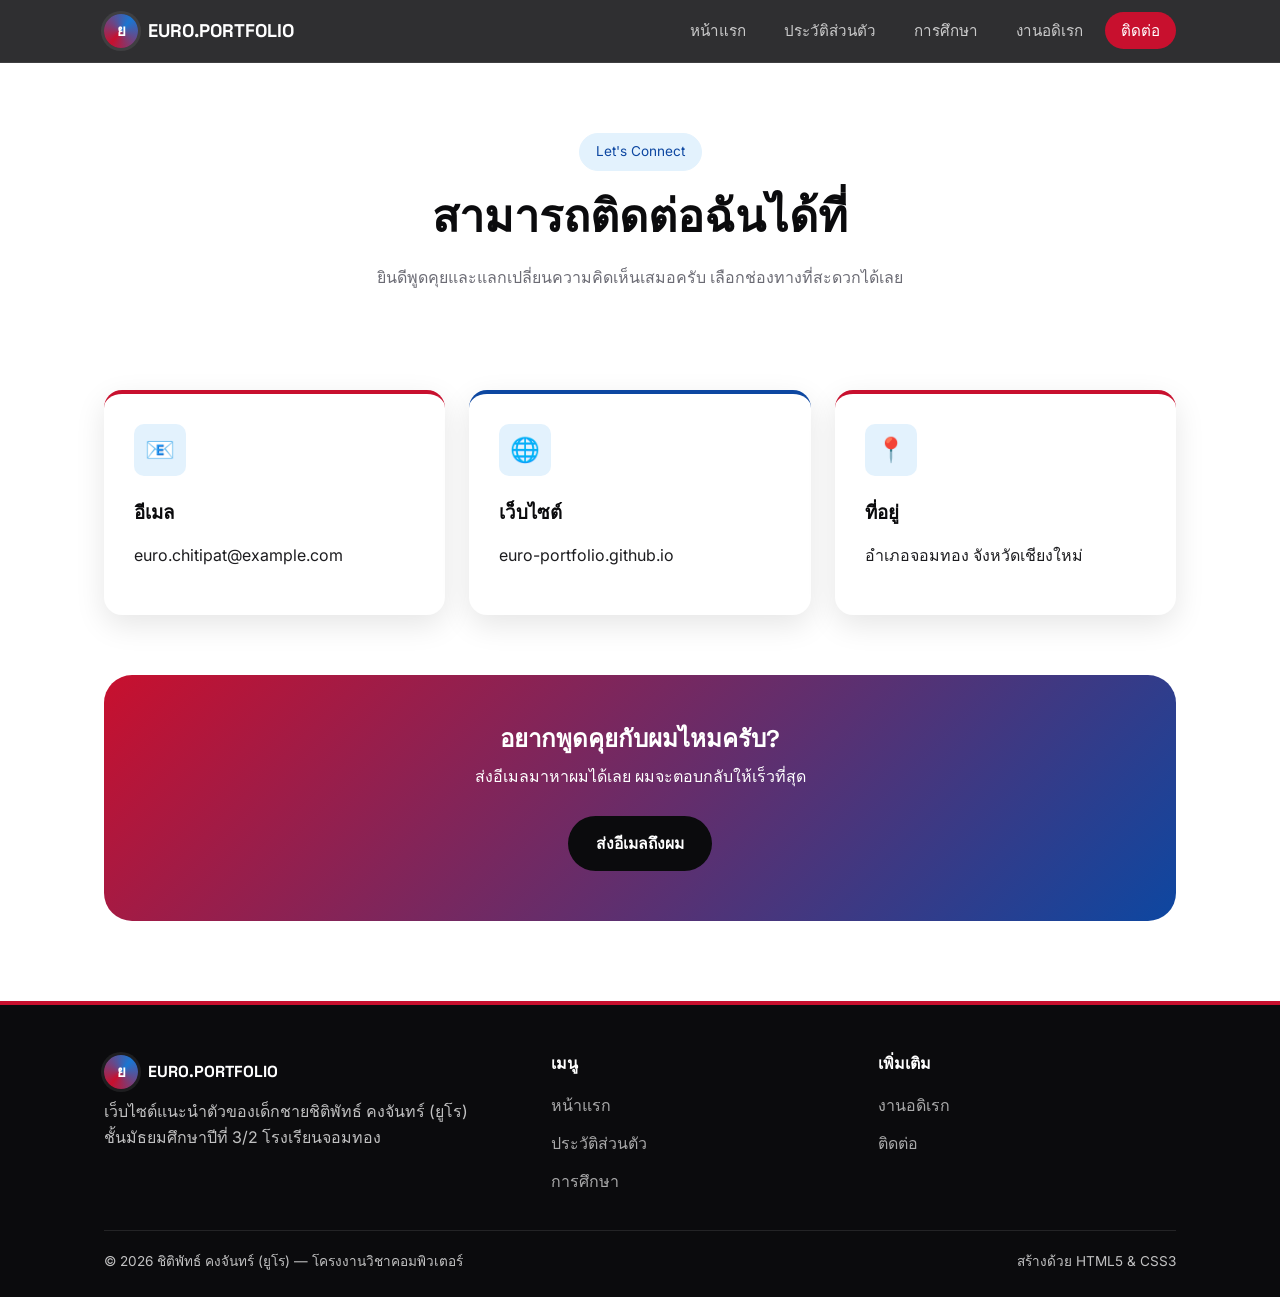
<file: contact.html>
<!DOCTYPE html>
<html lang="th">
<head>
<meta charset="UTF-8">
<meta name="viewport" content="width=device-width, initial-scale=1.0">
<title>ติดต่อ | ยูโร ชิติพัทธ์</title>
<link rel="preconnect" href="https://fonts.googleapis.com">
<link href="https://fonts.googleapis.com/css2?family=Space+Grotesk:wght@500;700&family=Inter:wght@400;500;600;700&display=swap" rel="stylesheet">
<link rel="stylesheet" href="style.css">
</head>
<body>

<header>
  <nav class="site-nav">
    <div class="nav-inner">
      <a href="index.html" class="brand">
        <span class="brand-badge">ย</span>
        EURO.PORTFOLIO
      </a>
      <ul class="nav-links">
        <li><a href="index.html">หน้าแรก</a></li>
        <li><a href="profile.html">ประวัติส่วนตัว</a></li>
        <li><a href="education.html">การศึกษา</a></li>
        <li><a href="hobby.html">งานอดิเรก</a></li>
        <li><a href="contact.html" class="active">ติดต่อ</a></li>
      </ul>
    </div>
  </nav>
</header>

<main>
  <section class="contact-hero container">
    <span class="eyebrow-pill" style="color:#0D47A1; background:#E3F2FD; border-color:#E3F2FD;">Let's Connect</span>
    <h1>สามารถติดต่อฉันได้ที่</h1>
    <p style="color:#6b6b74; max-width:56ch; margin:0 auto;">ยินดีพูดคุยและแลกเปลี่ยนความคิดเห็นเสมอครับ เลือกช่องทางที่สะดวกได้เลย</p>
  </section>

  <section class="section">
    <div class="container">
      <div class="grid grid-3">
        <div class="contact-card accent-red">
          <div class="card-icon">📧</div>
          <h3>อีเมล</h3>
          <p>euro.chitipat@example.com</p>
        </div>
        <div class="contact-card">
          <div class="card-icon">🌐</div>
          <h3>เว็บไซต์</h3>
          <p>euro-portfolio.github.io</p>
        </div>
        <div class="contact-card accent-red">
          <div class="card-icon">📍</div>
          <h3>ที่อยู่</h3>
          <p>อำเภอจอมทอง จังหวัดเชียงใหม่</p>
        </div>
      </div>

      <div class="cta-band">
        <h2>อยากพูดคุยกับผมไหมครับ?</h2>
        <p>ส่งอีเมลมาหาผมได้เลย ผมจะตอบกลับให้เร็วที่สุด</p>
        <a href="mailto:euro.chitipat@example.com" class="btn btn-dark">ส่งอีเมลถึงผม</a>
      </div>
    </div>
  </section>
</main>

<footer class="site-footer">
  <div class="container">
    <div class="footer-grid">
      <div>
        <div class="footer-brand"><span class="brand-badge">ย</span> EURO.PORTFOLIO</div>
        <p>เว็บไซต์แนะนำตัวของเด็กชายชิติพัทธ์ คงจันทร์ (ยูโร)<br>ชั้นมัธยมศึกษาปีที่ 3/2 โรงเรียนจอมทอง</p>
      </div>
      <div class="footer-links">
        <h4>เมนู</h4>
        <a href="index.html">หน้าแรก</a>
        <a href="profile.html">ประวัติส่วนตัว</a>
        <a href="education.html">การศึกษา</a>
      </div>
      <div class="footer-links">
        <h4>เพิ่มเติม</h4>
        <a href="hobby.html">งานอดิเรก</a>
        <a href="contact.html">ติดต่อ</a>
      </div>
    </div>
    <div class="footer-bottom">
      <span>© 2026 ชิติพัทธ์ คงจันทร์ (ยูโร) — โครงงานวิชาคอมพิวเตอร์</span>
      <span>สร้างด้วย HTML5 &amp; CSS3</span>
    </div>
  </div>
</footer>

</body>
</html>
</file>
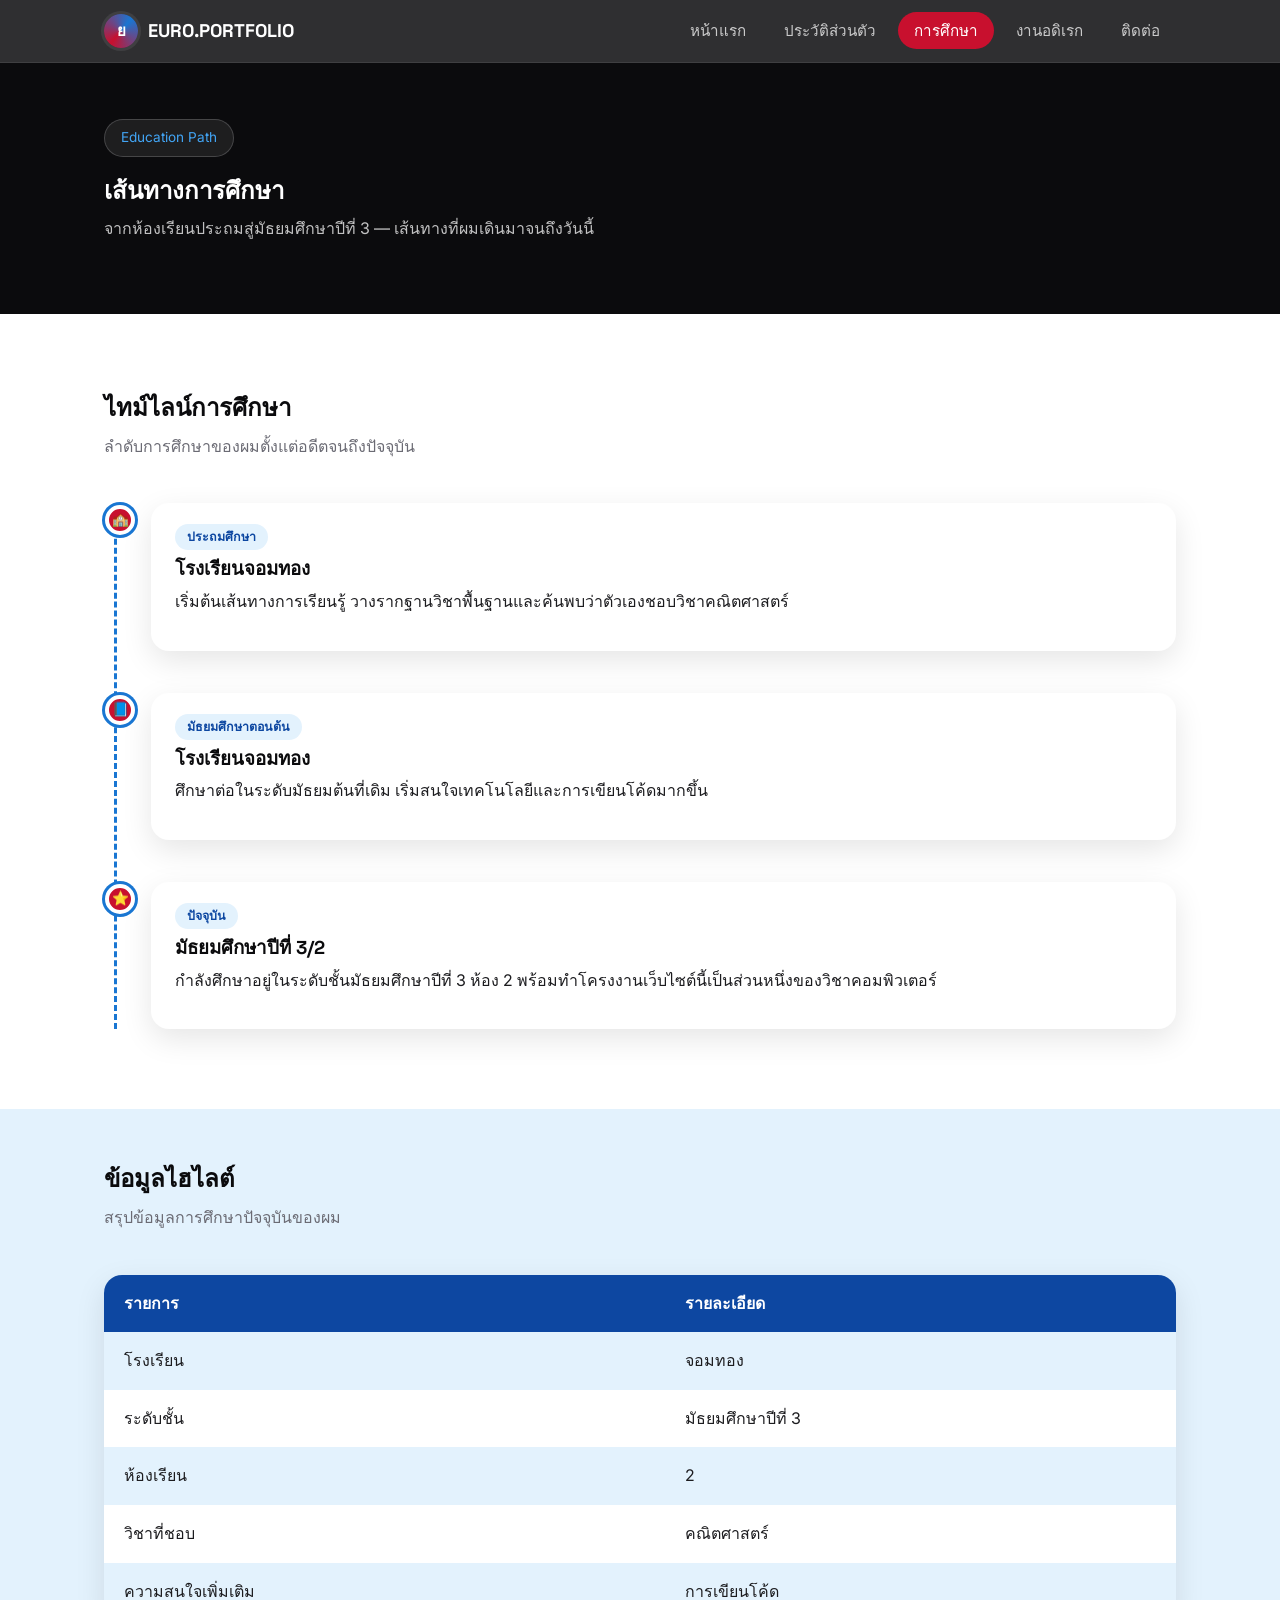
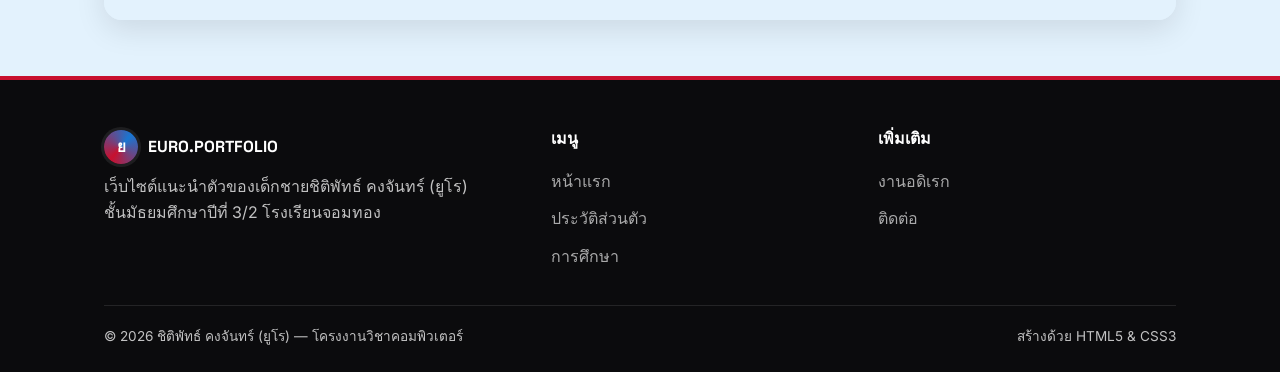
<file: education.html>
<!DOCTYPE html>
<html lang="th">
<head>
<meta charset="UTF-8">
<meta name="viewport" content="width=device-width, initial-scale=1.0">
<title>การศึกษา | ยูโร ชิติพัทธ์</title>
<link rel="preconnect" href="https://fonts.googleapis.com">
<link href="https://fonts.googleapis.com/css2?family=Space+Grotesk:wght@500;700&family=Inter:wght@400;500;600;700&display=swap" rel="stylesheet">
<link rel="stylesheet" href="style.css">
</head>
<body>

<header>
  <nav class="site-nav">
    <div class="nav-inner">
      <a href="index.html" class="brand">
        <span class="brand-badge">ย</span>
        EURO.PORTFOLIO
      </a>
      <ul class="nav-links">
        <li><a href="index.html">หน้าแรก</a></li>
        <li><a href="profile.html">ประวัติส่วนตัว</a></li>
        <li><a href="education.html" class="active">การศึกษา</a></li>
        <li><a href="hobby.html">งานอดิเรก</a></li>
        <li><a href="contact.html">ติดต่อ</a></li>
      </ul>
    </div>
  </nav>
</header>

<main>
  <section class="section-tight bg-black">
    <div class="container">
      <span class="eyebrow-pill">Education Path</span>
      <h1 style="color:#fff;">เส้นทางการศึกษา</h1>
      <p style="color:rgba(255,255,255,.75); max-width:60ch;">จากห้องเรียนประถมสู่มัธยมศึกษาปีที่ 3 — เส้นทางที่ผมเดินมาจนถึงวันนี้</p>
    </div>
  </section>

  <section class="section">
    <div class="container">
      <div class="section-head">
        <h2>ไทม์ไลน์การศึกษา</h2>
        <p>ลำดับการศึกษาของผมตั้งแต่อดีตจนถึงปัจจุบัน</p>
      </div>

      <div class="timeline">
        <div class="timeline-item">
          <span class="timeline-dot">🏫</span>
          <div class="timeline-card">
            <span class="tag">ประถมศึกษา</span>
            <h3>โรงเรียนจอมทอง</h3>
            <p>เริ่มต้นเส้นทางการเรียนรู้ วางรากฐานวิชาพื้นฐานและค้นพบว่าตัวเองชอบวิชาคณิตศาสตร์</p>
          </div>
        </div>
        <div class="timeline-item">
          <span class="timeline-dot">📘</span>
          <div class="timeline-card">
            <span class="tag">มัธยมศึกษาตอนต้น</span>
            <h3>โรงเรียนจอมทอง</h3>
            <p>ศึกษาต่อในระดับมัธยมต้นที่เดิม เริ่มสนใจเทคโนโลยีและการเขียนโค้ดมากขึ้น</p>
          </div>
        </div>
        <div class="timeline-item">
          <span class="timeline-dot">⭐</span>
          <div class="timeline-card">
            <span class="tag">ปัจจุบัน</span>
            <h3>มัธยมศึกษาปีที่ 3/2</h3>
            <p>กำลังศึกษาอยู่ในระดับชั้นมัธยมศึกษาปีที่ 3 ห้อง 2 พร้อมทำโครงงานเว็บไซต์นี้เป็นส่วนหนึ่งของวิชาคอมพิวเตอร์</p>
          </div>
        </div>
      </div>
    </div>
  </section>

  <section class="section-tight bg-pale">
    <div class="container">
      <div class="section-head">
        <h2>ข้อมูลไฮไลต์</h2>
        <p>สรุปข้อมูลการศึกษาปัจจุบันของผม</p>
      </div>
      <table class="highlight-table">
        <thead>
          <tr>
            <th>รายการ</th>
            <th>รายละเอียด</th>
          </tr>
        </thead>
        <tbody>
          <tr><td>โรงเรียน</td><td>จอมทอง</td></tr>
          <tr><td>ระดับชั้น</td><td>มัธยมศึกษาปีที่ 3</td></tr>
          <tr><td>ห้องเรียน</td><td>2</td></tr>
          <tr><td>วิชาที่ชอบ</td><td>คณิตศาสตร์</td></tr>
          <tr><td>ความสนใจเพิ่มเติม</td><td>การเขียนโค้ด</td></tr>
        </tbody>
      </table>
    </div>
  </section>
</main>

<footer class="site-footer">
  <div class="container">
    <div class="footer-grid">
      <div>
        <div class="footer-brand"><span class="brand-badge">ย</span> EURO.PORTFOLIO</div>
        <p>เว็บไซต์แนะนำตัวของเด็กชายชิติพัทธ์ คงจันทร์ (ยูโร)<br>ชั้นมัธยมศึกษาปีที่ 3/2 โรงเรียนจอมทอง</p>
      </div>
      <div class="footer-links">
        <h4>เมนู</h4>
        <a href="index.html">หน้าแรก</a>
        <a href="profile.html">ประวัติส่วนตัว</a>
        <a href="education.html">การศึกษา</a>
      </div>
      <div class="footer-links">
        <h4>เพิ่มเติม</h4>
        <a href="hobby.html">งานอดิเรก</a>
        <a href="contact.html">ติดต่อ</a>
      </div>
    </div>
    <div class="footer-bottom">
      <span>© 2026 ชิติพัทธ์ คงจันทร์ (ยูโร) — โครงงานวิชาคอมพิวเตอร์</span>
      <span>สร้างด้วย HTML5 &amp; CSS3</span>
    </div>
  </div>
</footer>

</body>
</html>
</file>
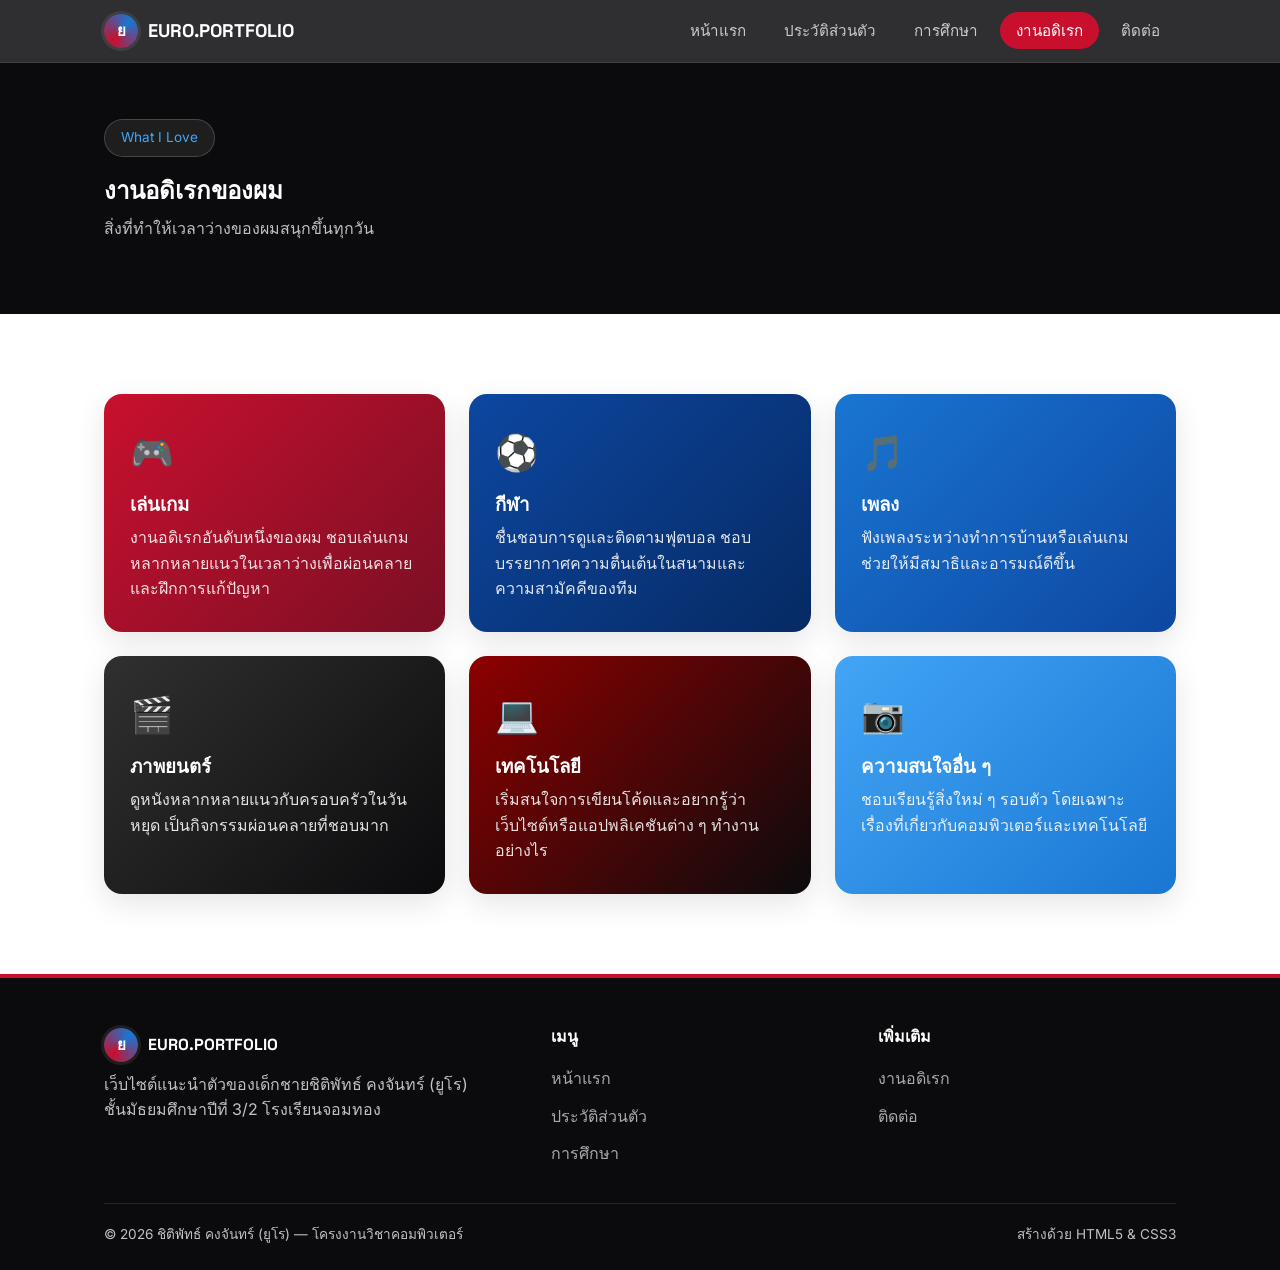
<file: hobby.html>
<!DOCTYPE html>
<html lang="th">
<head>
<meta charset="UTF-8">
<meta name="viewport" content="width=device-width, initial-scale=1.0">
<title>งานอดิเรก | ยูโร ชิติพัทธ์</title>
<link rel="preconnect" href="https://fonts.googleapis.com">
<link href="https://fonts.googleapis.com/css2?family=Space+Grotesk:wght@500;700&family=Inter:wght@400;500;600;700&display=swap" rel="stylesheet">
<link rel="stylesheet" href="style.css">
</head>
<body>

<header>
  <nav class="site-nav">
    <div class="nav-inner">
      <a href="index.html" class="brand">
        <span class="brand-badge">ย</span>
        EURO.PORTFOLIO
      </a>
      <ul class="nav-links">
        <li><a href="index.html">หน้าแรก</a></li>
        <li><a href="profile.html">ประวัติส่วนตัว</a></li>
        <li><a href="education.html">การศึกษา</a></li>
        <li><a href="hobby.html" class="active">งานอดิเรก</a></li>
        <li><a href="contact.html">ติดต่อ</a></li>
      </ul>
    </div>
  </nav>
</header>

<main>
  <section class="section-tight bg-black">
    <div class="container">
      <span class="eyebrow-pill">What I Love</span>
      <h1 style="color:#fff;">งานอดิเรกของผม</h1>
      <p style="color:rgba(255,255,255,.75); max-width:60ch;">สิ่งที่ทำให้เวลาว่างของผมสนุกขึ้นทุกวัน</p>
    </div>
  </section>

  <section class="section">
    <div class="container">
      <div class="grid grid-3">
        <div class="hobby-card hc-1">
          <span class="emoji">🎮</span>
          <h3>เล่นเกม</h3>
          <p>งานอดิเรกอันดับหนึ่งของผม ชอบเล่นเกมหลากหลายแนวในเวลาว่างเพื่อผ่อนคลายและฝึกการแก้ปัญหา</p>
        </div>
        <div class="hobby-card hc-2">
          <span class="emoji">⚽</span>
          <h3>กีฬา</h3>
          <p>ชื่นชอบการดูและติดตามฟุตบอล ชอบบรรยากาศความตื่นเต้นในสนามและความสามัคคีของทีม</p>
        </div>
        <div class="hobby-card hc-3">
          <span class="emoji">🎵</span>
          <h3>เพลง</h3>
          <p>ฟังเพลงระหว่างทำการบ้านหรือเล่นเกม ช่วยให้มีสมาธิและอารมณ์ดีขึ้น</p>
        </div>
        <div class="hobby-card hc-4">
          <span class="emoji">🎬</span>
          <h3>ภาพยนตร์</h3>
          <p>ดูหนังหลากหลายแนวกับครอบครัวในวันหยุด เป็นกิจกรรมผ่อนคลายที่ชอบมาก</p>
        </div>
        <div class="hobby-card hc-5">
          <span class="emoji">💻</span>
          <h3>เทคโนโลยี</h3>
          <p>เริ่มสนใจการเขียนโค้ดและอยากรู้ว่าเว็บไซต์หรือแอปพลิเคชันต่าง ๆ ทำงานอย่างไร</p>
        </div>
        <div class="hobby-card hc-6">
          <span class="emoji">📷</span>
          <h3>ความสนใจอื่น ๆ</h3>
          <p>ชอบเรียนรู้สิ่งใหม่ ๆ รอบตัว โดยเฉพาะเรื่องที่เกี่ยวกับคอมพิวเตอร์และเทคโนโลยี</p>
        </div>
      </div>
    </div>
  </section>
</main>

<footer class="site-footer">
  <div class="container">
    <div class="footer-grid">
      <div>
        <div class="footer-brand"><span class="brand-badge">ย</span> EURO.PORTFOLIO</div>
        <p>เว็บไซต์แนะนำตัวของเด็กชายชิติพัทธ์ คงจันทร์ (ยูโร)<br>ชั้นมัธยมศึกษาปีที่ 3/2 โรงเรียนจอมทอง</p>
      </div>
      <div class="footer-links">
        <h4>เมนู</h4>
        <a href="index.html">หน้าแรก</a>
        <a href="profile.html">ประวัติส่วนตัว</a>
        <a href="education.html">การศึกษา</a>
      </div>
      <div class="footer-links">
        <h4>เพิ่มเติม</h4>
        <a href="hobby.html">งานอดิเรก</a>
        <a href="contact.html">ติดต่อ</a>
      </div>
    </div>
    <div class="footer-bottom">
      <span>© 2026 ชิติพัทธ์ คงจันทร์ (ยูโร) — โครงงานวิชาคอมพิวเตอร์</span>
      <span>สร้างด้วย HTML5 &amp; CSS3</span>
    </div>
  </div>
</footer>

</body>
</html>
</file>
<file: style.css>
/* =========================================================
   ยูโร ชิติพัทธ์ — Student Portfolio
   Theme: Modern Football Portfolio
   ========================================================= */

:root{
  --red: #C8102E;
  --red-dark: #8E0000;
  --black: #0B0B0D;
  --black-soft: #161619;
  --blue-deep: #0D47A1;
  --blue-mid: #1976D2;
  --blue-light: #42A5F5;
  --blue-pale: #E3F2FD;
  --white: #FFFFFF;
  --gold: #FFC107;
  --ink: #1c1c1f;
  --muted: #6b6b74;

  --font-display: 'Space Grotesk', 'Prompt', sans-serif;
  --font-body: 'Inter', 'Sarabun', sans-serif;

  --radius-sm: 10px;
  --radius-md: 18px;
  --radius-lg: 28px;
  --shadow-soft: 0 10px 30px rgba(11,11,13,.10);
  --shadow-deep: 0 20px 45px rgba(13,71,161,.22);
  --container: 1120px;
}

*,*::before,*::after{ box-sizing: border-box; }
html{ scroll-behavior: smooth; }
body{
  margin:0;
  font-family: var(--font-body);
  color: var(--ink);
  background: var(--white);
  line-height:1.6;
  overflow-x:hidden;
}
img{ max-width:100%; display:block; }
a{ text-decoration:none; color:inherit; }
ul{ margin:0; padding:0; list-style:none; }
h1,h2,h3,h4{
  font-family: var(--font-display);
  margin:0 0 .5em 0;
  line-height:1.15;
  color: var(--black);
}
p{ margin:0 0 1em 0; }
.container{
  max-width: var(--container);
  margin: 0 auto;
  padding: 0 24px;
}
:focus-visible{
  outline: 3px solid var(--blue-mid);
  outline-offset: 3px;
}
@media (prefers-reduced-motion: reduce){
  *{ animation-duration: .001ms !important; transition-duration: .001ms !important; }
}

/* ---------- Pitch line pattern (signature background) ---------- */
.pitch-lines{
  position:absolute; inset:0;
  background-image:
    repeating-linear-gradient(90deg, rgba(255,255,255,.05) 0 1px, transparent 1px 120px);
  pointer-events:none;
}

/* ---------- Navigation ---------- */
.site-nav{
  position: sticky;
  top:0;
  z-index: 100;
  background: rgba(11,11,13,.85);
  backdrop-filter: blur(10px);
  border-bottom: 1px solid rgba(255,255,255,.08);
}
.nav-inner{
  max-width: var(--container);
  margin:0 auto;
  padding: 14px 24px;
  display:flex;
  align-items:center;
  justify-content:space-between;
  gap: 16px;
}
.brand{
  display:flex;
  align-items:center;
  gap:10px;
  font-family: var(--font-display);
  font-weight:700;
  color: var(--white);
  font-size: 1.15rem;
}
.brand-badge{
  width:34px; height:34px;
  border-radius: 50%;
  background: conic-gradient(from 220deg, var(--red), var(--blue-mid), var(--red));
  display:flex; align-items:center; justify-content:center;
  color:var(--white);
  font-size: .95rem;
  box-shadow: 0 0 0 3px rgba(255,255,255,.08);
}
.nav-links{
  display:flex;
  gap: 6px;
  flex-wrap: wrap;
}
.nav-links a{
  color: rgba(255,255,255,.75);
  padding: 9px 16px;
  border-radius: 999px;
  font-size: .95rem;
  font-weight:500;
  transition: background .2s ease, color .2s ease;
}
.nav-links a:hover{
  background: rgba(255,255,255,.08);
  color: var(--white);
}
.nav-links a.active{
  background: var(--red);
  color: var(--white);
}
.nav-toggle{ display:none; }

/* ---------- Buttons ---------- */
.btn{
  display:inline-flex;
  align-items:center;
  gap:8px;
  padding: 13px 26px;
  border-radius: 999px;
  font-weight:600;
  font-size: .98rem;
  border: 2px solid transparent;
  cursor:pointer;
  transition: transform .18s ease, box-shadow .18s ease, background .18s ease;
}
.btn-primary{
  background: var(--red);
  color: var(--white);
  box-shadow: 0 12px 24px rgba(200,16,46,.30);
}
.btn-primary:hover{ transform: translateY(-3px); box-shadow: 0 16px 30px rgba(200,16,46,.4); }
.btn-outline{
  background: transparent;
  border-color: rgba(255,255,255,.35);
  color: var(--white);
}
.btn-outline:hover{ background: rgba(255,255,255,.1); transform: translateY(-3px); }
.btn-dark{
  background: var(--black);
  color:var(--white);
}
.btn-dark:hover{ transform: translateY(-3px); box-shadow: var(--shadow-soft); }

/* ---------- Hero (diagonal split) ---------- */
.hero{
  position: relative;
  background: linear-gradient(160deg, var(--black) 0%, var(--black-soft) 55%, #1d1330 100%);
  color: var(--white);
  overflow:hidden;
  padding: 90px 0 120px;
}
.hero::after{
  content:"";
  position:absolute;
  right:-10%;
  top:0;
  bottom:0;
  width:60%;
  background: linear-gradient(120deg, transparent 0%, rgba(200,16,46,.16) 40%, rgba(13,71,161,.28) 100%);
  clip-path: polygon(30% 0, 100% 0, 100% 100%, 0% 100%);
}
.hero-grid{
  position:relative;
  z-index:2;
  display:grid;
  grid-template-columns: 1.1fr .9fr;
  gap: 40px;
  align-items:center;
}
.eyebrow-pill{
  display:inline-block;
  background: rgba(255,255,255,.08);
  border: 1px solid rgba(255,255,255,.18);
  padding: 7px 16px;
  border-radius: 999px;
  font-size: .85rem;
  margin-bottom: 20px;
  color: var(--blue-light);
}
.hero h1{
  color:var(--white);
  font-size: clamp(2.2rem, 4.2vw, 3.4rem);
  margin-bottom: .3em;
}
.hero h1 span{ color: var(--red); }
.hero .lede{
  color: rgba(255,255,255,.78);
  font-size: 1.1rem;
  max-width: 46ch;
}
.hero-actions{
  display:flex;
  gap:14px;
  flex-wrap:wrap;
  margin-top: 30px;
}
.hero-figure{
  position:relative;
  display:flex;
  justify-content:center;
}
.pitch-ring{
  position:relative;
  width: 340px;
  height: 340px;
  border-radius:50%;
  background:
    radial-gradient(circle at 30% 30%, rgba(66,165,245,.35), transparent 60%),
    conic-gradient(from 0deg, rgba(200,16,46,.5), rgba(13,71,161,.5), rgba(200,16,46,.5));
  padding: 10px;
  animation: spin-slow 26s linear infinite;
}
@keyframes spin-slow{ to{ transform: rotate(360deg); } }
.profile-photo-wrap{
  width:100%; height:100%;
  border-radius:50%;
  background: var(--black-soft);
  border: 6px solid var(--white);
  overflow:hidden;
  box-shadow: var(--shadow-deep);
  animation: none;
}
.profile-photo-wrap img{
  width:100%; height:100%; object-fit:cover;
  transition: transform .5s ease;
}
.hero-figure:hover .profile-photo-wrap img{ transform: scale(1.06); }
.trophy-chip{
  position:absolute;
  bottom: -6px;
  right: 6%;
  background: var(--white);
  color: var(--black);
  padding: 10px 16px;
  border-radius: var(--radius-md);
  box-shadow: var(--shadow-soft);
  display:flex;
  align-items:center;
  gap:10px;
  font-size: .85rem;
  font-weight:600;
}
.trophy-chip svg{ width:26px; height:26px; }

/* ---------- Sections ---------- */
.section{
  padding: 80px 0;
}
.section-tight{ padding: 56px 0; }
.section-head{
  max-width: 620px;
  margin-bottom: 44px;
}
.section-head p{ color: var(--muted); }
.bg-pale{ background: var(--blue-pale); }
.bg-black{ background: var(--black); color: var(--white); }
.bg-black h2, .bg-black h3{ color: var(--white); }

/* ---------- Cards ---------- */
.grid{
  display:grid;
  gap: 24px;
}
.grid-2{ grid-template-columns: repeat(2, 1fr); }
.grid-3{ grid-template-columns: repeat(3, 1fr); }
.grid-4{ grid-template-columns: repeat(4, 1fr); }

.card{
  background: var(--white);
  border-radius: var(--radius-md);
  padding: 28px;
  box-shadow: var(--shadow-soft);
  border: 1px solid rgba(13,71,161,.06);
  transition: transform .25s ease, box-shadow .25s ease;
}
.card:hover{
  transform: translateY(-6px);
  box-shadow: 0 24px 40px rgba(13,71,161,.16);
}
.card-icon{
  width: 52px; height:52px;
  border-radius: var(--radius-sm);
  display:flex; align-items:center; justify-content:center;
  font-size: 1.5rem;
  margin-bottom: 16px;
  background: var(--blue-pale);
}
.stat-strip{
  display:grid;
  grid-template-columns: repeat(4,1fr);
  gap: 20px;
}
.stat{
  text-align:center;
  padding: 22px 10px;
  border-radius: var(--radius-md);
  background: rgba(255,255,255,.06);
  border: 1px solid rgba(255,255,255,.12);
}
.stat b{
  display:block;
  font-family: var(--font-display);
  font-size: 2rem;
  color: var(--red);
}
.stat span{ font-size: .85rem; color: rgba(255,255,255,.7); }

/* ---------- Profile page ---------- */
.profile-layout{
  display:grid;
  grid-template-columns: .8fr 1.2fr;
  gap: 44px;
  align-items:start;
}
.profile-card-photo{
  position: sticky;
  top: 100px;
  border-radius: var(--radius-lg);
  overflow:hidden;
  box-shadow: var(--shadow-deep);
  background: linear-gradient(160deg, var(--blue-deep), var(--red-dark));
  padding: 12px;
}
.profile-card-photo img{
  border-radius: calc(var(--radius-lg) - 10px);
}
.info-box{
  background: var(--white);
  border-radius: var(--radius-md);
  box-shadow: var(--shadow-soft);
  padding: 8px;
}
.info-row{
  display:flex;
  justify-content:space-between;
  gap: 16px;
  padding: 16px 18px;
  border-bottom: 1px solid var(--blue-pale);
}
.info-row:last-child{ border-bottom:none; }
.info-row .label{ color: var(--muted); font-size:.92rem; }
.info-row .value{ font-weight:600; }
.about-box{
  margin-top: 24px;
  padding: 26px;
  border-radius: var(--radius-md);
  background: var(--blue-pale);
  border-left: 5px solid var(--blue-deep);
}

/* ---------- Timeline (education) ---------- */
.timeline{
  position: relative;
  margin-left: 10px;
  padding-left: 34px;
  border-left: 3px dashed var(--blue-mid);
}
.timeline-item{
  position: relative;
  padding-bottom: 42px;
}
.timeline-item:last-child{ padding-bottom:0; }
.timeline-dot{
  position:absolute;
  left: -46px;
  top: 2px;
  width: 30px; height:30px;
  border-radius:50%;
  background: var(--red);
  border: 4px solid var(--white);
  box-shadow: 0 0 0 3px var(--blue-mid);
  display:flex; align-items:center; justify-content:center;
  font-size: .85rem;
}
.timeline-card{
  background: var(--white);
  border-radius: var(--radius-md);
  padding: 20px 24px;
  box-shadow: var(--shadow-soft);
}
.timeline-card .tag{
  display:inline-block;
  font-size: .78rem;
  font-weight:700;
  color: var(--blue-deep);
  background: var(--blue-pale);
  padding: 3px 12px;
  border-radius: 999px;
  margin-bottom: 8px;
}
.highlight-table{
  width:100%;
  border-collapse: collapse;
  overflow:hidden;
  border-radius: var(--radius-md);
  box-shadow: var(--shadow-soft);
}
.highlight-table th, .highlight-table td{
  text-align:left;
  padding: 16px 20px;
}
.highlight-table thead th{
  background: var(--blue-deep);
  color: var(--white);
  font-family: var(--font-display);
  font-weight:600;
}
.highlight-table tbody tr:nth-child(odd){ background: var(--blue-pale); }
.highlight-table tbody tr:nth-child(even){ background: var(--white); }

/* ---------- Hobby page ---------- */
.hobby-card{
  border-radius: var(--radius-md);
  padding: 30px 26px;
  color: var(--white);
  box-shadow: var(--shadow-soft);
  transition: transform .3s ease, box-shadow .3s ease;
  position:relative;
  overflow:hidden;
}
.hobby-card:hover{ transform: translateY(-8px) scale(1.01); box-shadow: 0 26px 42px rgba(0,0,0,.22); }
.hobby-card .emoji{ font-size: 2.2rem; display:block; margin-bottom:14px; }
.hobby-card h3{ color:var(--white); }
.hobby-card p{ color: rgba(255,255,255,.88); margin:0; }
.hc-1{ background: linear-gradient(135deg, var(--red), #7a0f24); }
.hc-2{ background: linear-gradient(135deg, var(--blue-deep), #062a63); }
.hc-3{ background: linear-gradient(135deg, var(--blue-mid), var(--blue-deep)); }
.hc-4{ background: linear-gradient(135deg, #303030, var(--black)); }
.hc-5{ background: linear-gradient(135deg, var(--red-dark), var(--black)); }
.hc-6{ background: linear-gradient(135deg, var(--blue-light), var(--blue-mid)); }

/* ---------- Contact page ---------- */
.contact-hero{
  text-align:center;
  padding: 70px 0 20px;
}
.contact-hero h1{ font-size: clamp(2rem, 4vw, 2.8rem); }
.contact-card{
  background: var(--white);
  border-radius: var(--radius-md);
  padding: 30px;
  box-shadow: var(--shadow-soft);
  display:flex;
  flex-direction:column;
  gap: 10px;
  border-top: 4px solid var(--blue-deep);
}
.contact-card.accent-red{ border-top-color: var(--red); }
.contact-card .card-icon{ background: var(--blue-pale); }
.cta-band{
  margin-top: 60px;
  border-radius: var(--radius-lg);
  padding: 50px 40px;
  text-align:center;
  color: var(--white);
  background: linear-gradient(135deg, var(--red), var(--blue-deep));
}
.cta-band h2{ color: var(--white); }
.cta-band .btn-dark{ margin-top: 10px; }

/* ---------- Footer ---------- */
.site-footer{
  background: var(--black);
  color: rgba(255,255,255,.75);
  padding: 50px 0 24px;
  border-top: 4px solid var(--red);
}
.footer-grid{
  display:grid;
  grid-template-columns: 1.4fr 1fr 1fr;
  gap: 30px;
  padding-bottom: 30px;
  border-bottom: 1px solid rgba(255,255,255,.1);
}
.footer-grid h4{ color: var(--white); font-size: 1rem; margin-bottom: 14px; }
.footer-brand{
  display:flex; align-items:center; gap:10px;
  font-family: var(--font-display);
  color: var(--white);
  font-weight:700;
  margin-bottom: 10px;
}
.footer-links a{
  display:block;
  padding: 6px 0;
  color: rgba(255,255,255,.65);
  transition: color .2s ease;
}
.footer-links a:hover{ color: var(--blue-light); }
.footer-bottom{
  display:flex;
  justify-content:space-between;
  flex-wrap:wrap;
  gap: 10px;
  padding-top: 20px;
  font-size: .85rem;
}

/* ---------- Fade-in on load ---------- */
.fade-up{
  animation: fadeUp .7s ease both;
}
@keyframes fadeUp{
  from{ opacity:0; transform: translateY(18px); }
  to{ opacity:1; transform: translateY(0); }
}

/* =========================================================
   RESPONSIVE
   ========================================================= */
@media (max-width: 960px){
  .hero-grid{ grid-template-columns: 1fr; text-align:center; }
  .hero .lede{ margin-inline:auto; }
  .hero-actions{ justify-content:center; }
  .hero-figure{ order:-1; }
  .profile-layout{ grid-template-columns: 1fr; }
  .profile-card-photo{ position:static; max-width: 360px; margin: 0 auto; }
  .grid-4{ grid-template-columns: repeat(2,1fr); }
  .grid-3{ grid-template-columns: repeat(2,1fr); }
  .grid-2{ grid-template-columns: 1fr; }
  .footer-grid{ grid-template-columns: 1fr; }
  .stat-strip{ grid-template-columns: repeat(2,1fr); }
}

@media (max-width: 680px){
  .nav-inner{ flex-direction:column; align-items:flex-start; gap:12px; }
  .nav-links{ width:100%; justify-content:flex-start; gap:4px; }
  .nav-links a{ padding: 8px 12px; font-size:.88rem; }
  .grid-4{ grid-template-columns: 1fr 1fr; }
  .grid-3{ grid-template-columns: 1fr; }
  .highlight-table{ font-size: .85rem; }
  .highlight-table th, .highlight-table td{ padding: 10px 12px; }
  .cta-band{ padding: 36px 20px; }
  .timeline{ padding-left: 26px; }
  .timeline-dot{ left: -38px; width:24px; height:24px; }
}
</file>
